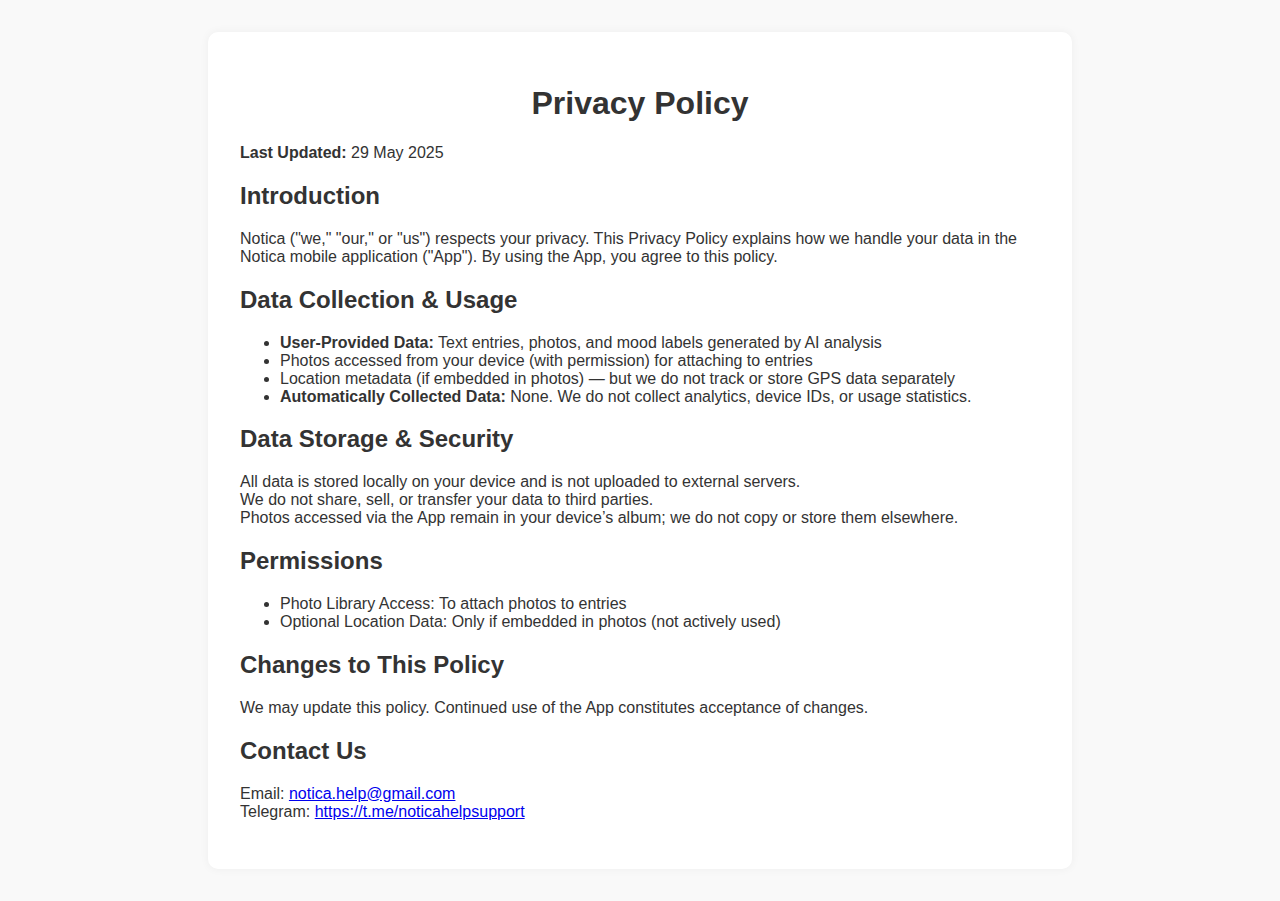
<file: privacyPolicy.html>
<!DOCTYPE html>
<html lang="en">
<head>
  <meta charset="UTF-8" />
  <meta name="viewport" content="width=device-width, initial-scale=1.0"/>
  <title>Privacy Policy — Notica</title>
  <style>
    body {
      font-family: sans-serif;
      background: #f9f9f9;
      margin: 2rem;
      color: #333;
    }
    main {
      max-width: 800px;
      margin: auto;
      background: white;
      padding: 2rem;
      border-radius: 10px;
      box-shadow: 0 0 10px rgba(0,0,0,0.05);
    }
    h1 {
      text-align: center;
    }
  </style>
</head>
<body>
  <main>
    <h1>Privacy Policy</h1>
    <p><strong>Last Updated:</strong> 29 May 2025</p>

    <h2>Introduction</h2>
    <p>Notica ("we," "our," or "us") respects your privacy. This Privacy Policy explains how we handle your data in the Notica mobile application ("App"). By using the App, you agree to this policy.</p>

    <h2>Data Collection & Usage</h2>
    <ul>
      <li><strong>User-Provided Data:</strong> Text entries, photos, and mood labels generated by AI analysis</li>
      <li>Photos accessed from your device (with permission) for attaching to entries</li>
      <li>Location metadata (if embedded in photos) — but we do not track or store GPS data separately</li>
      <li><strong>Automatically Collected Data:</strong> None. We do not collect analytics, device IDs, or usage statistics.</li>
    </ul>

    <h2>Data Storage & Security</h2>
    <p>All data is stored locally on your device and is not uploaded to external servers.<br/>
    We do not share, sell, or transfer your data to third parties.<br/>
    Photos accessed via the App remain in your device’s album; we do not copy or store them elsewhere.</p>

    <h2>Permissions</h2>
    <ul>
      <li>Photo Library Access: To attach photos to entries</li>
      <li>Optional Location Data: Only if embedded in photos (not actively used)</li>
    </ul>

    <h2>Changes to This Policy</h2>
    <p>We may update this policy. Continued use of the App constitutes acceptance of changes.</p>

    <h2>Contact Us</h2>
    <p>Email: <a href="mailto:notica.help@gmail.com">notica.help@gmail.com</a><br/>
    Telegram: <a href="https://t.me/noticahelpsupport">https://t.me/noticahelpsupport</a></p>
  </main>
</body>
</html>
</file>
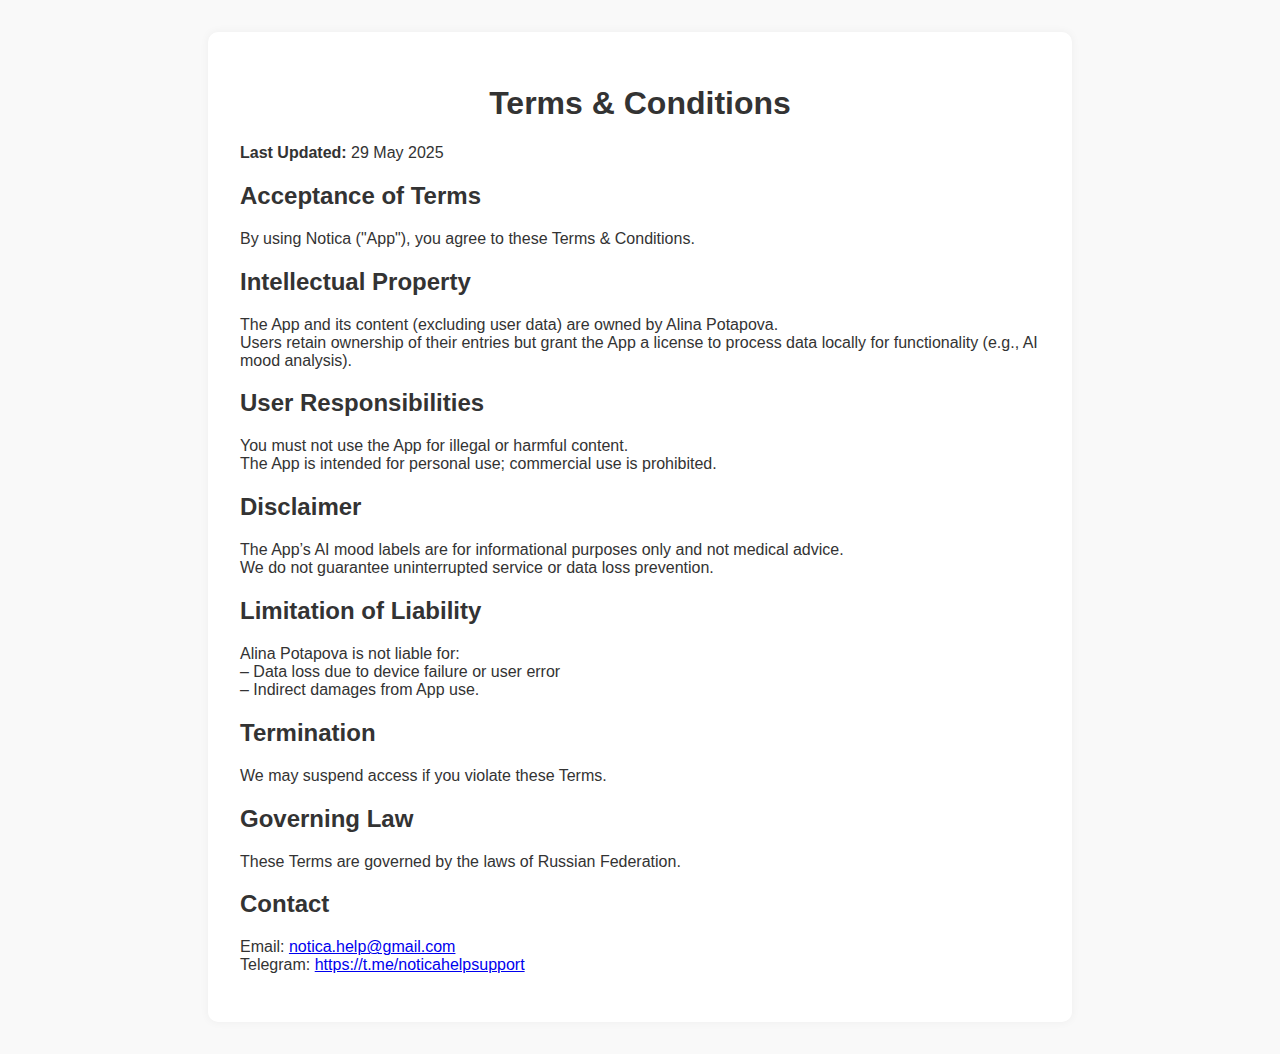
<file: termsConditions.html>
<!DOCTYPE html>
<html lang="en">
<head>
  <meta charset="UTF-8" />
  <meta name="viewport" content="width=device-width, initial-scale=1.0"/>
  <title>Terms & Conditions — Notica</title>
  <style>
    body {
      font-family: sans-serif;
      background: #f9f9f9;
      margin: 2rem;
      color: #333;
    }
    main {
      max-width: 800px;
      margin: auto;
      background: white;
      padding: 2rem;
      border-radius: 10px;
      box-shadow: 0 0 10px rgba(0,0,0,0.05);
    }
    h1 {
      text-align: center;
    }
  </style>
</head>
<body>
  <main>
    <h1>Terms & Conditions</h1>
    <p><strong>Last Updated:</strong> 29 May 2025</p>
    <h2>Acceptance of Terms</h2>
    <p>By using Notica ("App"), you agree to these Terms & Conditions.</p>

    <h2>Intellectual Property</h2>
    <p>The App and its content (excluding user data) are owned by Alina Potapova.<br/>
    Users retain ownership of their entries but grant the App a license to process data locally for functionality (e.g., AI mood analysis).</p>

    <h2>User Responsibilities</h2>
    <p>You must not use the App for illegal or harmful content.<br/>
    The App is intended for personal use; commercial use is prohibited.</p>

    <h2>Disclaimer</h2>
    <p>The App’s AI mood labels are for informational purposes only and not medical advice.<br/>
    We do not guarantee uninterrupted service or data loss prevention.</p>

    <h2>Limitation of Liability</h2>
    <p>Alina Potapova is not liable for:<br/>
    – Data loss due to device failure or user error<br/>
    – Indirect damages from App use.</p>

    <h2>Termination</h2>
    <p>We may suspend access if you violate these Terms.</p>

    <h2>Governing Law</h2>
    <p>These Terms are governed by the laws of Russian Federation.</p>

    <h2>Contact</h2>
    <p>Email: <a href="mailto:notica.help@gmail.com">notica.help@gmail.com</a><br/>
    Telegram: <a href="https://t.me/noticahelpsupport">https://t.me/noticahelpsupport</a></p>
  </main>
</body>
</html>
</file>
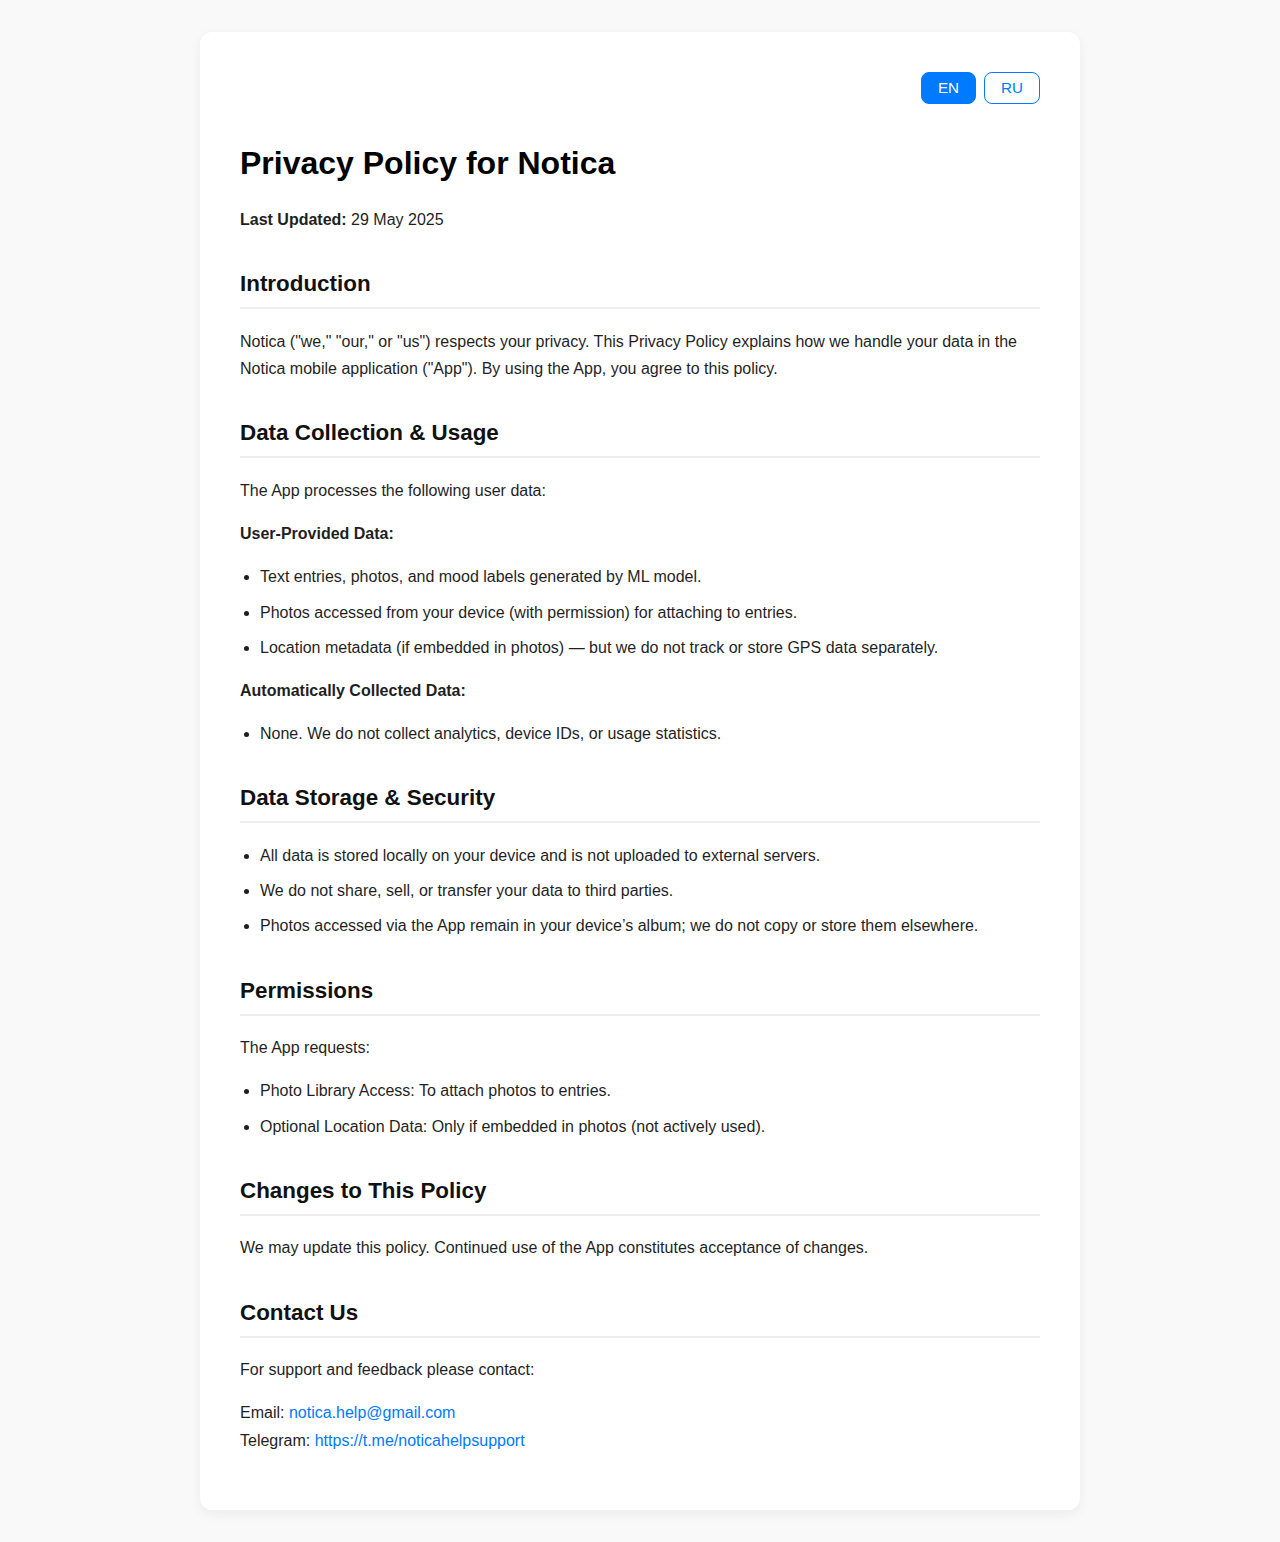
<file: notica/privacyPolicy.html>
<!DOCTYPE html>
<html lang="en">
<head>
  <meta charset="UTF-8" />
  <meta name="viewport" content="width=device-width, initial-scale=1.0"/>
  <title>Privacy Policy — Notica</title>
  <style>
    :root {
      --text-color: #1f1f1f;
      --bg-color: #f9f9f9;
      --content-bg: #ffffff;
      --accent-color: #007aff;
      --border-radius: 12px;
      --shadow: 0 4px 12px rgba(0,0,0,0.06);
    }

    body {
      margin: 0;
      padding: 2rem;
      font-family: -apple-system, BlinkMacSystemFont, 'Segoe UI', Roboto, Oxygen,
                   Ubuntu, Cantarell, 'Open Sans', 'Helvetica Neue', sans-serif;
      background: var(--bg-color);
      color: var(--text-color);
      line-height: 1.7;
    }

    main {
      max-width: 800px;
      margin: 0 auto;
      background: var(--content-bg);
      padding: 2.5rem;
      border-radius: var(--border-radius);
      box-shadow: var(--shadow);
      word-break: break-word;
      overflow-wrap: break-word;
    }

    h1 {
      text-align: left;
      font-size: 2rem;
      margin-bottom: 1rem;
      color: #000;
    }

    h2 {
      margin-top: 2rem;
      font-size: 1.4rem;
      color: #111;
      border-bottom: 2px solid #eee;
      padding-bottom: 0.25rem;
    }

    p {
      margin-top: 1rem;
    }

    ul {
      padding-left: 1.25rem;
      margin-top: 0.5rem;
    }

    li {
      margin-bottom: 0.5rem;
    }

    a {
      color: var(--accent-color);
      text-decoration: none;
    }

    a:hover {
      text-decoration: underline;
    }

    .lang-switch {
      display: flex;
      justify-content: flex-end;
      gap: 0.5rem;
      margin-bottom: 2rem;
    }

    .lang-btn {
      padding: 0.4rem 1rem;
      border: 1px solid var(--accent-color);
      border-radius: 8px;
      background-color: transparent;
      color: var(--accent-color);
      font-weight: 500;
      font-size: 0.95rem;
      cursor: pointer;
      transition: background-color 0.2s, color 0.2s;
    }

    .lang-btn.active {
      background-color: var(--accent-color);
      color: #fff;
    }

    @media (prefers-color-scheme: dark) {
      .lang-btn {
        border-color: #0a84ff;
        color: #0a84ff;
      }

      .lang-btn.active {
        background-color: #0a84ff;
        color: #fff;
      }
    }

    @media (prefers-color-scheme: dark) {
      :root {
        --text-color: #ddd;
        --bg-color: #121212;
        --content-bg: #1c1c1e;
        --accent-color: #0a84ff;
        --shadow: none;
      }

      h1, h2 {
        color: #fff;
      }
    }
  </style>
</head>
<body>
  <main>
     <div class="lang-switch">
      <button class="lang-btn" data-lang="en">EN</button>
      <button class="lang-btn" data-lang="ru">RU</button>
    </div>

    <div id="en">
      <h1>Privacy Policy for Notica</h1>
      <p><strong>Last Updated:</strong> 29 May 2025</p>

      <h2>Introduction</h2>
      <p>Notica ("we," "our," or "us") respects your privacy. This Privacy Policy explains how we handle your data in the Notica mobile application ("App"). By using the App, you agree to this policy.</p>

      <h2>Data Collection & Usage</h2>
      <p>The App processes the following user data:</p>

      <p><strong>User-Provided Data:</strong></p>
      <ul>
        <li>Text entries, photos, and mood labels generated by ML model.</li>
        <li>Photos accessed from your device (with permission) for attaching to entries.</li>
        <li>Location metadata (if embedded in photos) — but we do not track or store GPS data separately.</li>
      </ul>

      <p><strong>Automatically Collected Data:</strong></p>
      <ul>
        <li>None. We do not collect analytics, device IDs, or usage statistics.</li>
      </ul>

      <h2>Data Storage & Security</h2>
      <ul>
        <li>All data is stored locally on your device and is not uploaded to external servers.</li>
        <li>We do not share, sell, or transfer your data to third parties.</li>
        <li>Photos accessed via the App remain in your device’s album; we do not copy or store them elsewhere.</li>
      </ul>

      <h2>Permissions</h2>
      <p>The App requests:</p>
      <ul>
        <li>Photo Library Access: To attach photos to entries.</li>
        <li>Optional Location Data: Only if embedded in photos (not actively used).</li>
      </ul>

      <h2>Changes to This Policy</h2>
      <p>We may update this policy. Continued use of the App constitutes acceptance of changes.</p>

      <h2>Contact Us</h2>
      <p>For support and feedback please contact:</p>
      <p>Email: <a href="mailto:notica.help@gmail.com">notica.help@gmail.com</a><br/>
      Telegram: <a href="https://t.me/noticahelpsupport">https://t.me/noticahelpsupport</a></p>
    </div>

    <div id="ru" style="display: none;">
      <h1>Политика конфиденциальности Notica</h1>
      <p><strong>Последнее обновление:</strong> 29 мая 2025</p>

      <h2>Введение</h2>
      <p>Notica («мы», «нас» или «наш») уважает вашу конфиденциальность. Настоящая Политика конфиденциальности объясняет, как мы обрабатываем ваши данные в мобильном приложении Notica («Приложение»). Используя Приложение, вы соглашаетесь с этой политикой.</p>

      <h2>Сбор и использование данных</h2>
      <p>Приложение обрабатывает следующие данные пользователя:</p>

      <p><strong>Данные, предоставленные пользователем:</strong></p>
      <ul>
        <li>Текстовые записи, фотографии и метки настроения, сгенерированные ML-моделью.</li>
        <li>Фотографии, доступ к которым осуществляется с устройства (с разрешения пользователя).</li>
        <li>Метаданные о местоположении (если они содержатся в фото), но мы не отслеживаем и не храним GPS-данные отдельно.</li>
      </ul>

      <p><strong>Автоматически собираемые данные:</strong></p>
      <ul>
        <li>Отсутствуют. Мы не собираем аналитику, идентификаторы устройств или статистику использования.</li>
      </ul>

      <h2>Хранение и безопасность данных</h2>
      <ul>
        <li>Все данные хранятся локально на вашем устройстве и не передаются на внешние серверы.</li>
        <li>Мы не передаём, не продаём и не делимся вашими данными с третьими лицами.</li>
        <li>Фотографии остаются в вашей галерее — мы не копируем и не храним их отдельно.</li>
      </ul>

      <h2>Разрешения</h2>
      <p>Приложение запрашивает:</p>
      <ul>
        <li>Доступ к фотоальбому: чтобы прикреплять фото к записям.</li>
        <li>Опциональные данные о местоположении: только если они встроены в фото (активно не используются).</li>
      </ul>

      <h2>Изменения в политике</h2>
      <p>Мы можем обновлять эту политику. Продолжение использования Приложения означает согласие с изменениями.</p>

      <h2>Контакты</h2>
      <p>По вопросам поддержки и отзывов:</p>
      <p>Email: <a href="mailto:notica.help@gmail.com">notica.help@gmail.com</a><br/>
      Telegram: <a href="https://t.me/noticahelpsupport">https://t.me/noticahelpsupport</a></p>
    </div>
  </main>

  <script>
    function switchLang(lang) {
      document.getElementById('en').style.display = lang === 'en' ? 'block' : 'none';
      document.getElementById('ru').style.display = lang === 'ru' ? 'block' : 'none';

      document.querySelectorAll('.lang-btn').forEach(btn => {
        btn.classList.toggle('active', btn.dataset.lang === lang);
      });
    }

    // по умолчанию активировать английский при загрузке
    document.addEventListener("DOMContentLoaded", () => {
      switchLang('en');

      document.querySelectorAll('.lang-btn').forEach(btn => {
        btn.addEventListener('click', () => {
          switchLang(btn.dataset.lang);
        });
      });
    });
  </script>
</body>
</html>
</file>
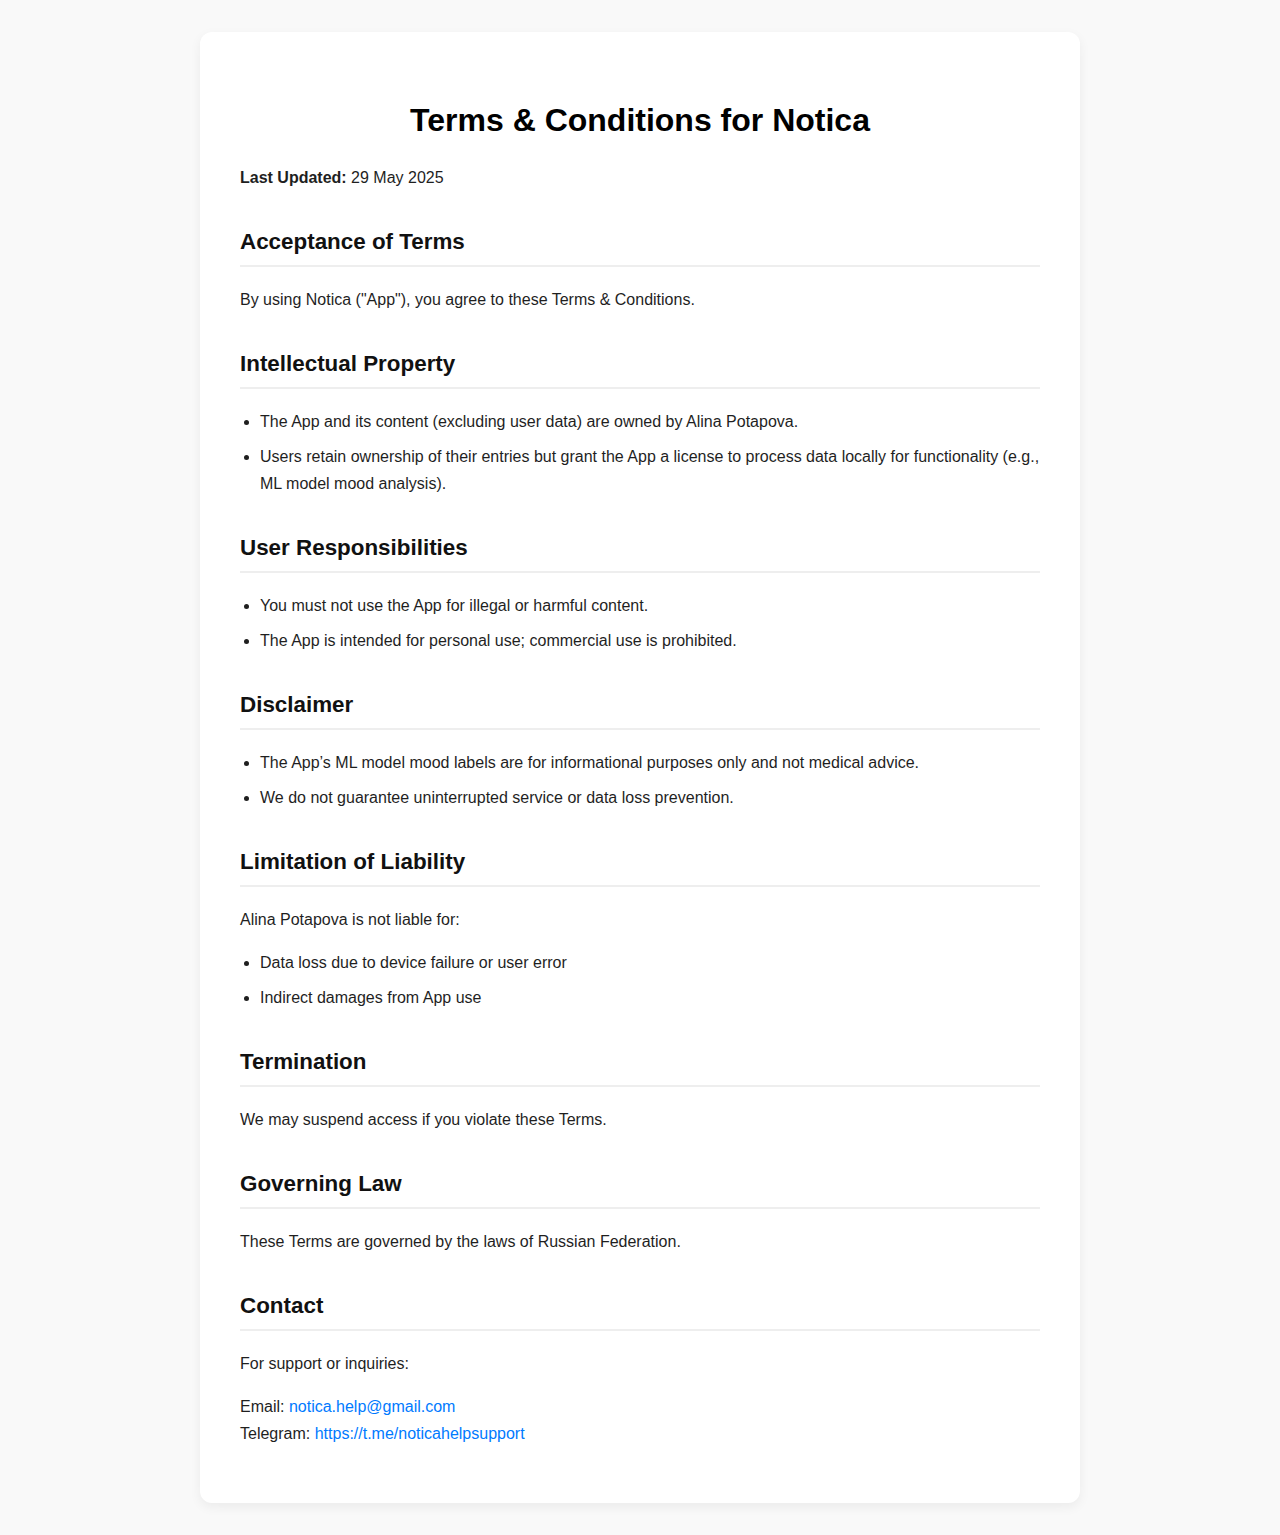
<file: notica/termsConditions.html>
<!DOCTYPE html>
<html lang="en">
<head>
  <meta charset="UTF-8" />
  <meta name="viewport" content="width=device-width, initial-scale=1.0"/>
  <title>Terms & Conditions — Notica</title>
  <style>
    :root {
      --text-color: #1f1f1f;
      --bg-color: #f9f9f9;
      --content-bg: #ffffff;
      --accent-color: #007aff;
      --border-radius: 12px;
      --shadow: 0 4px 12px rgba(0,0,0,0.06);
    }

    body {
      margin: 0;
      padding: 2rem;
      font-family: -apple-system, BlinkMacSystemFont, 'Segoe UI', Roboto, Oxygen,
                   Ubuntu, Cantarell, 'Open Sans', 'Helvetica Neue', sans-serif;
      background: var(--bg-color);
      color: var(--text-color);
      line-height: 1.7;
    }

    main {
      max-width: 800px;
      margin: 0 auto;
      background: var(--content-bg);
      padding: 2.5rem;
      border-radius: var(--border-radius);
      box-shadow: var(--shadow);
    }

    h1 {
      text-align: center;
      font-size: 2rem;
      margin-bottom: 1rem;
      color: #000;
    }

    h2 {
      margin-top: 2rem;
      font-size: 1.4rem;
      color: #111;
      border-bottom: 2px solid #eee;
      padding-bottom: 0.25rem;
    }

    p {
      margin-top: 1rem;
    }

    a {
      color: var(--accent-color);
      text-decoration: none;
    }

    a:hover {
      text-decoration: underline;
    }

    ul {
      padding-left: 1.25rem;
    }

    li {
      margin-bottom: 0.5rem;
    }

    @media (prefers-color-scheme: dark) {
      :root {
        --text-color: #ddd;
        --bg-color: #121212;
        --content-bg: #1c1c1e;
        --accent-color: #0a84ff;
        --shadow: none;
      }

      h1, h2 {
        color: #fff;
      }
    }
  </style>
</head>
<body>
  <main>
    <h1>Terms & Conditions for Notica</h1>
    <p><strong>Last Updated:</strong> 29 May 2025</p>

    <h2>Acceptance of Terms</h2>
    <p>By using Notica ("App"), you agree to these Terms & Conditions.</p>

    <h2>Intellectual Property</h2>
    <ul>
      <li>The App and its content (excluding user data) are owned by Alina Potapova.</li>
      <li>Users retain ownership of their entries but grant the App a license to process data locally for functionality (e.g., ML model mood analysis).</li>
    </ul>

    <h2>User Responsibilities</h2>
    <ul>
      <li>You must not use the App for illegal or harmful content.</li>
      <li>The App is intended for personal use; commercial use is prohibited.</li>
    </ul>

    <h2>Disclaimer</h2>
    <ul>
      <li>The App’s ML model mood labels are for informational purposes only and not medical advice.</li>
      <li>We do not guarantee uninterrupted service or data loss prevention.</li>
    </ul>

    <h2>Limitation of Liability</h2>
    <p>Alina Potapova is not liable for:</p>
    <ul>
      <li>Data loss due to device failure or user error</li>
      <li>Indirect damages from App use</li>
    </ul>

    <h2>Termination</h2>
    <p>We may suspend access if you violate these Terms.</p>

    <h2>Governing Law</h2>
    <p>These Terms are governed by the laws of Russian Federation.</p>

    <h2>Contact</h2>
    <p>For support or inquiries:</p>
    <p>Email: <a href="mailto:notica.help@gmail.com">notica.help@gmail.com</a><br/>
       Telegram: <a href="https://t.me/noticahelpsupport">https://t.me/noticahelpsupport</a></p>
  </main>
</body>
</html>
</file>
